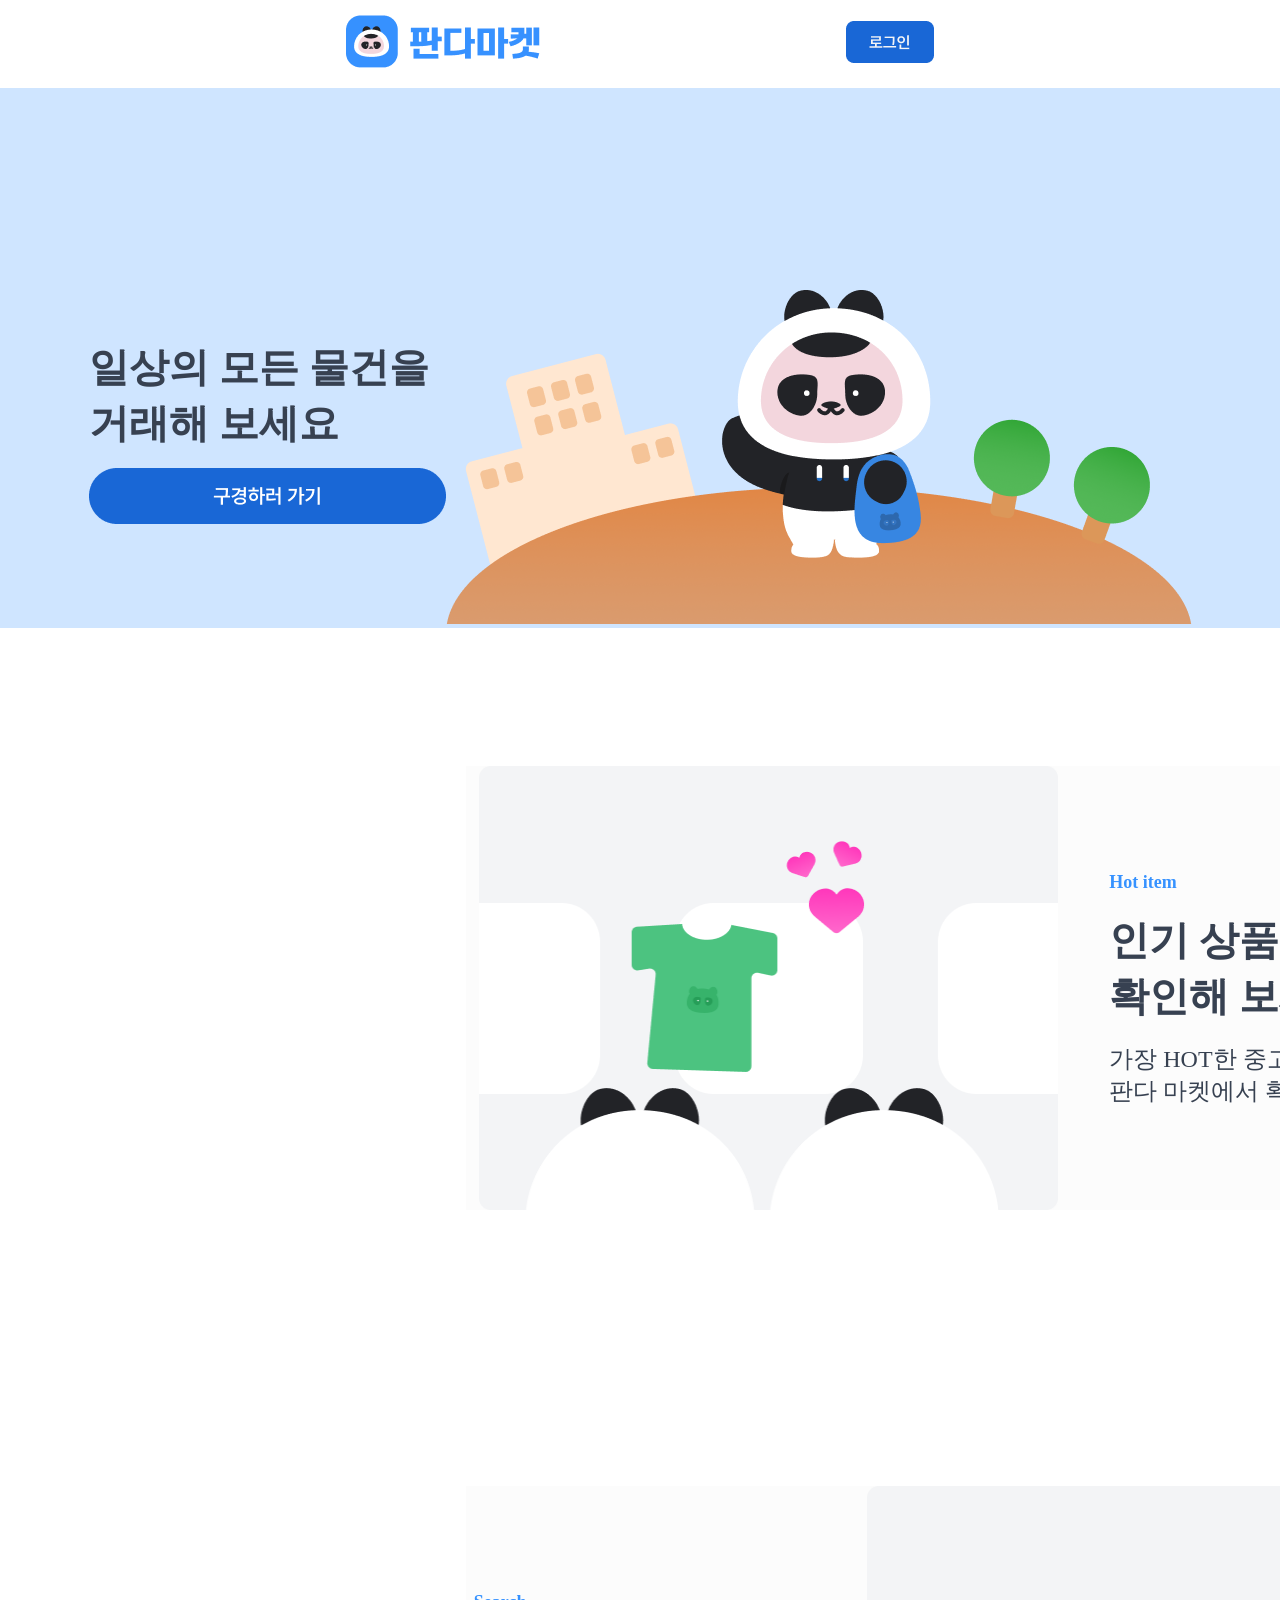
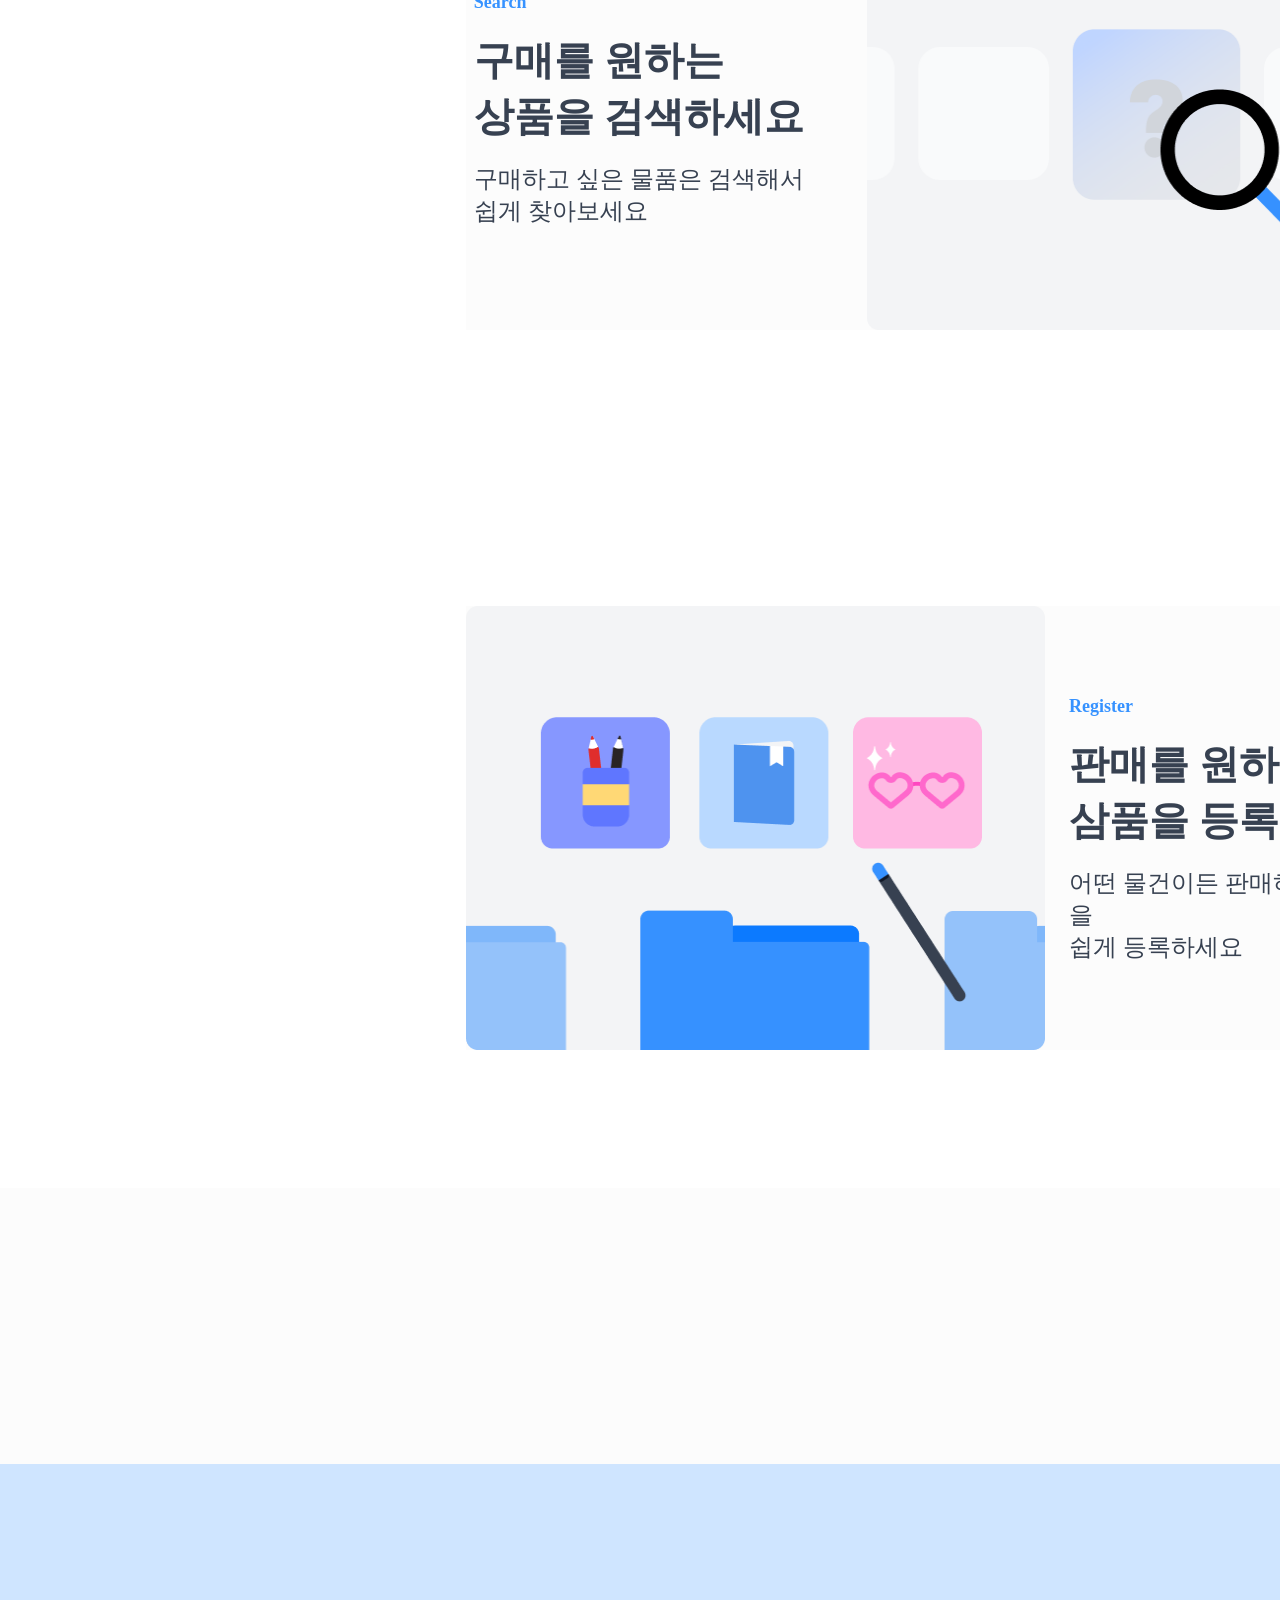
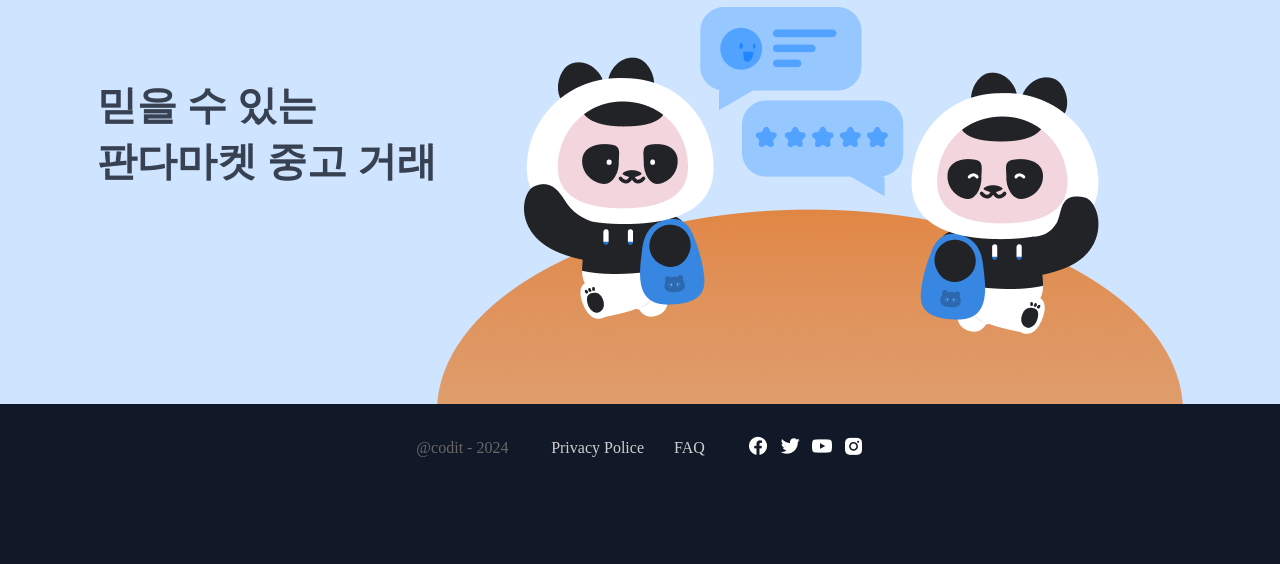
<file: Sprint3/index.html>
<!DOCTYPE html>
<html lang="en">
<head>
  <meta charset="UTF-8">
  <meta name="viewport" content="width=device-width, initial-scale=1.0">
  <title>판다마켓</title>
  <link rel="stylesheet" href="style.css">
</head>
<body>
  <header>
  <div class="head-item">
        <a href="/" target="_blank">
      <img src="image/Property1md.png" class="title-name" alt="판다마켓">
        </a>
      <a href="/login" target="_blank">
    <img src="image/type=solid, status=hover.png" class="login" alt="로그인">
      </a>
  </div>
  </header>
  <section>
    <div class="section-items">
          <div class="text">
            <p>일상의 모든 물건을</p>
            <p>거래해 보세요</p>
            <a href="/items" target="_blank">
              <img src="image/btn_large (2).png" class="section-btn" alt="구경하러 가기">
            </a>
            </div>
            <div class="section-imgs">
                <img src="image/Img_home_top.png" class="section-img" alt=" 구경 판다">
            </div>
    </div>
  </section>
  <main>
    <div class="main-items">
      <div class="container-1">
        <div class="main-item-1">
         <img src="image/Img_home_01.png" class= main-img1 alt="인기 상품을 확인해 보세요">
            <div class="main-1-text">
              <p class="text-1-1">Hot item</p><br>
              <p class="text-1-2">인기 상품을</p>
              <p class="text-1-2">확인해 보세요</p><br>
              <p class="text-1-3">가장 HOT한 중고거래 물품을</p>
              <p class="text-1-3">판다 마켓에서 확인해 보세요</p>
            </div>
        </div>
      </div>
          <div class="container-2">
            <div class="main-item-2">
              <div class="main-2-text">
                <p class="text-2-1">Search</p><br>
                <p class="text-2-2">구매를 원하는</p>
                <p class="text-2-2">상품을 검색하세요</p><br>
                <p class="text-2-3">구매하고 싶은 물품은 검색해서</p>
                <p class="text-2-3">쉽게 찾아보세요</p>
              </div>
             <img src="image/Img_home_02.png" class= main-img2 alt="인기 상품을 확인해 보세요">
            </div>
          </div>
            <div class="container-3">
              <div class="main-item-3">
               <img src="image/Img_home_03.png" class= main-img1 alt="인기 상품을 확인해 보세요">
                  <div class="main-3-text">
                    <p class="text-3-1">Register</p><br>
                    <p class="text-3-2">판매를 원하는</p>
                    <p class="text-3-2">삼품을 등록하세요</p><br>
                    <p class="text-3-3">어떤 물건이든 판매하고 싶은 상품을</p>
                    <p class="text-3-3">쉽게 등록하세요</p>
                  </div>
              </div>
            </div>
    </div>
  </main>
  <Div class="blank"></Div>    
  <section>
     <div class="section-bt">
        <div class="bt-text">
            <p>믿을 수 있는</p>
            <p>판다마켓 중고 거래</p>
          </div>
            <div class="bt-img">
              <img src="image/Img_home_bottom.png"  alt="판다 두 마리">
            </div>
      </div>
  </section>

  <footer>
      <div class="footer-container">
        <div class="footer-text">
          <div> 
              <p class="codit">@codit - 2024</p>
              </div>
                  <div class="text-box">
                     <a href="/Privacy" target="_blank">
                    <p class="Privacy">Privacy Police</p>
                      </a>
                      <a href="/faq" target="_blank">
                    <p class="Privacy">FAQ</p>
                    </a>
                  </div>    
          
          <div class="icon">
          <a href="https://www.facebook.com" target="_blank">
            <img src="image/ic_facebook.png" alt="facebook">
          </a>
          <a href="https://www.twitter.com" target="_blank">
            <img src="image/ic_twitter.png" alt="twitter">
          </a>
          <a href="https://www.youtube.com" target="_blank">
            <img src="image/ic_youtube.png" alt="Youtube">
          </a>
          <a href="https://www.instargram.com" target="_blank">
            <img src="image/ic_instagram.png" alt="instagram">
          </a>
          </div>
        </div>
      </div>
  </footer>
    

  
  
</body>
</html>
</file>
<file: Sprint3/style.css>
* {
    margin: 0px auto;
    box-sizing: border-box;
  
}



.head-item{
  display: flex;
  align-items: center;
  justify-content: space-between;
  border-bottom: 1px;
  padding: 9px 0px;
  gap: 10px;
}
.title-name {
    padding-left: 200px;
  }

.login {
    padding-right: 200px;
  }
  
 
  
  


section {        
  width: 100%;
  height: 540px;
  background-color: #CFE5FF;
  flex-shrink: 0;

  
}
.section-items {
  display: flex;
  justify-content: space-around;
  align-items: flex-end;

 

}

.text {
  
  position: relative;
  bottom: 100px;
}

.text p {
  font-size: 40px;
  font-weight: 700;
  color: #374151;
  line-height: 140%;
  
  
  

}

.section-btn {
  gap:10px;
  margin-top: 16px;
  
}

.section-img {
  margin: 0px;

   
}

.container-1 {
  display:flex;
  
  padding: 138px 466px;
} 

.main-items {
  display: flex;
  flex-direction: column;
  justify-content: center;
  

  
}

.main-item-1 {
  background-color: #fcfcfc;
  width: 988px;
  height: 444px;
  display:flex;
  align-items: center;
  gap:24px;
  

}

.main-1-text {
  padding-right: 24px;
}

.text-1-1 {
  color:#3692ff;
  font-size: 18px;
  font-weight: 700;
  line-height: 26px;
}

.text-1-2 {
  color:#374151;
  font-size: 40px;
  font-weight: 700;
  line-height: 140%;
  
}

.text-1-3 {
  color:#374151;
  font-size: 24px;
  font-weight: 500;
  line-height: 32px;
}

.main-img1 {
 width: 579px;
  height: 444px;

}

.container-2 {
  display:flex;
  
  padding: 138px 466px;
} 


.main-item-2 {
  background-color: #fcfcfc;
  width: 988px;
  height: 444px;
  display:flex;
  align-items: center;
  gap:24px;
  

}

.main-2-text {
  padding-right: 24px;
}

.text-2-1 {
  color:#3692ff;
  font-size: 18px;
  font-weight: 700;
  line-height: 26px;
}

.text-2-2 {
  color:#374151;
  font-size: 40px;
  font-weight: 700;
  line-height: 140%;
  
}

.text-2-3 {
  color:#374151;
  font-size: 24px;
  font-weight: 500;
  line-height: 32px;
}

.main-img2 {
  width: 579px;
  height: 444px;
 
}


.container-3 {
  display:flex;
  padding: 138px 466px;
} 


.main-item-3 {
  background-color: #fcfcfc;
  width: 988px;
  height: 444px;
  display:flex;
  align-items: center;
  gap:24px;
  

}

.main-3-text {
  padding-right: 24px;
  
}

.text-3-1 {
  color:#3692ff;
  font-size: 18px;
  font-weight: 700;
  line-height: 26px;
}

.text-3-2 {
  color:#374151;
  font-size: 40px;
  font-weight: 700;
  line-height: 140%;
  
}

.text-3-3 {
  color:#374151;
  font-size: 24px;
  font-weight: 500;
  line-height: 32px;
}

.main-img3 {
  width: 579px;
  height: 444px;
}

.blank{
background-color: #fcfcfc;
padding: 138px 466px;
}


section {
  width: 100%;
  height: 540px;
  background-color:#CFE5FF;
  display: flex;
  flex-shrink: 0;

  
}

.section-bt {

  width: 100%;
  height: 540px;
  display: flex;
  justify-content: center;

}

.bt-text{
  margin:0px;
  display: flex;
  flex-direction: column;
  justify-content: center;
  gap:0px 65px;
}

.section-bt p{
  color:#374151;
  font-size: 40px;
  font-weight: 700;
  line-height: 140%;
  margin: 0px;
  
}

.bt-img {
  margin: 0px;
  display:flex;
  align-items: flex-end;
  
}


.footer-container {
  background-color: #111827;
  padding: 32px 400px;
  height: 160px;
  

}

.codit {
  color: #676767;
}

.Privacy {
  color: #CFCFCF;
  text-decoration: none;
}



.footer-text{
  font-size: 16px;
  font-weight: 400;
  display: flex;
  align-items: center;
  justify-content: space-between;
  gap:10px;
  

  
}

.codit {
  color: #676767;
}

.text-box {
  display:flex;
  flex-direction: row;
  gap:30px;
  
  
}

.icon {
  display: flex;
  flex-direction: row;
  gap:12px;
  
}

a {

  text-decoration: none;
  
  }
</file>
